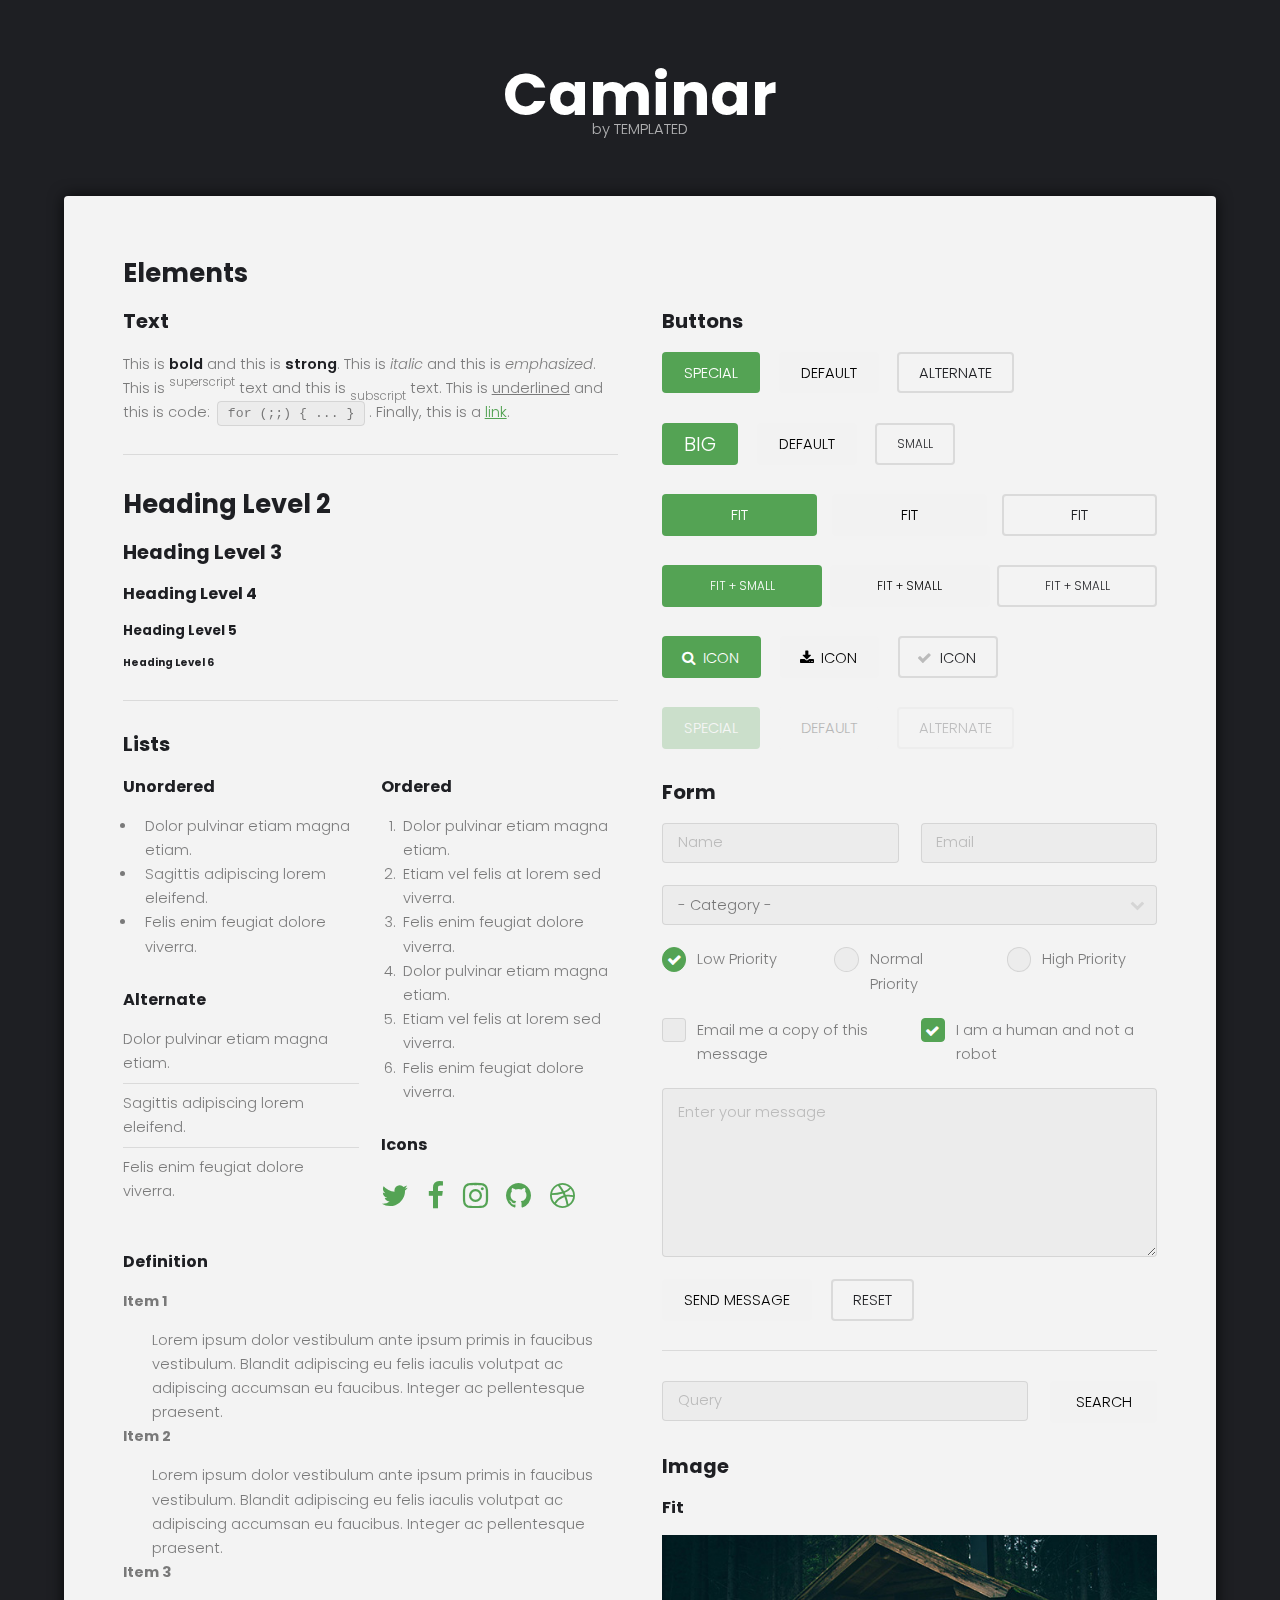
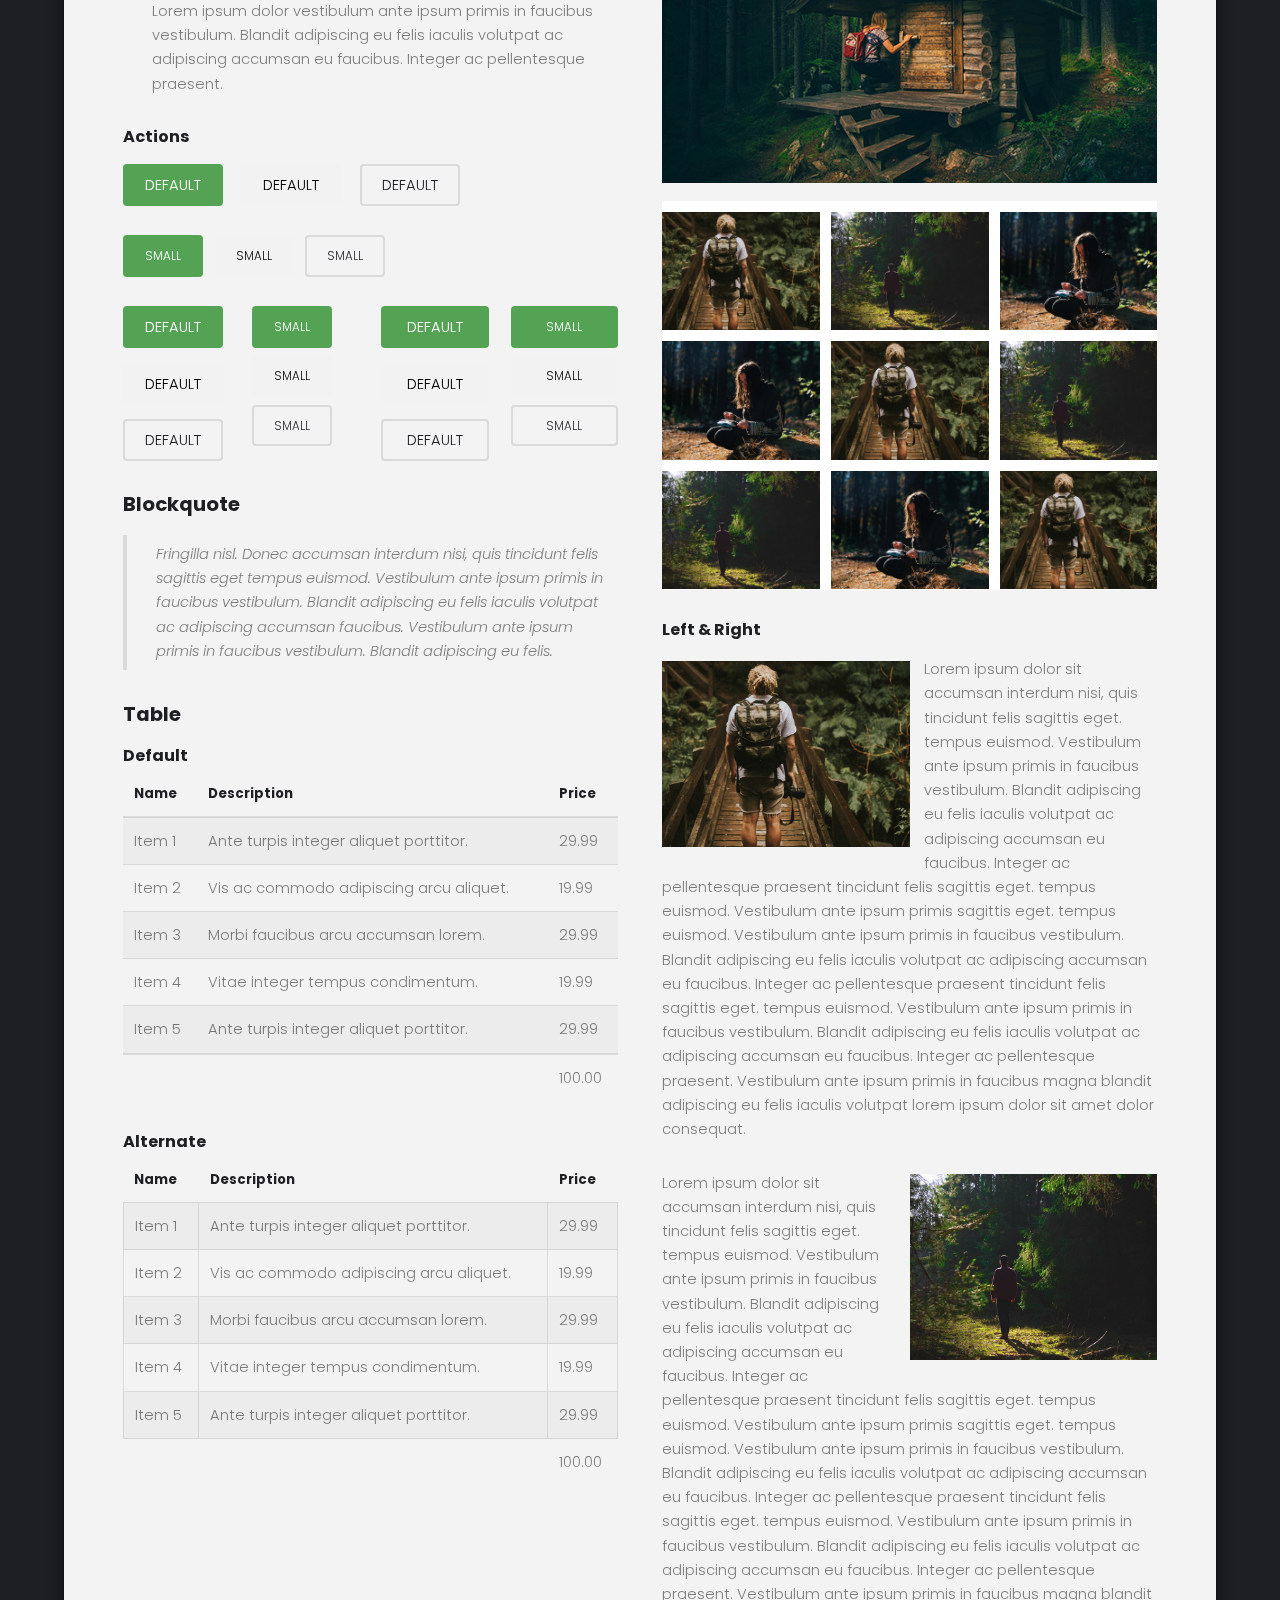
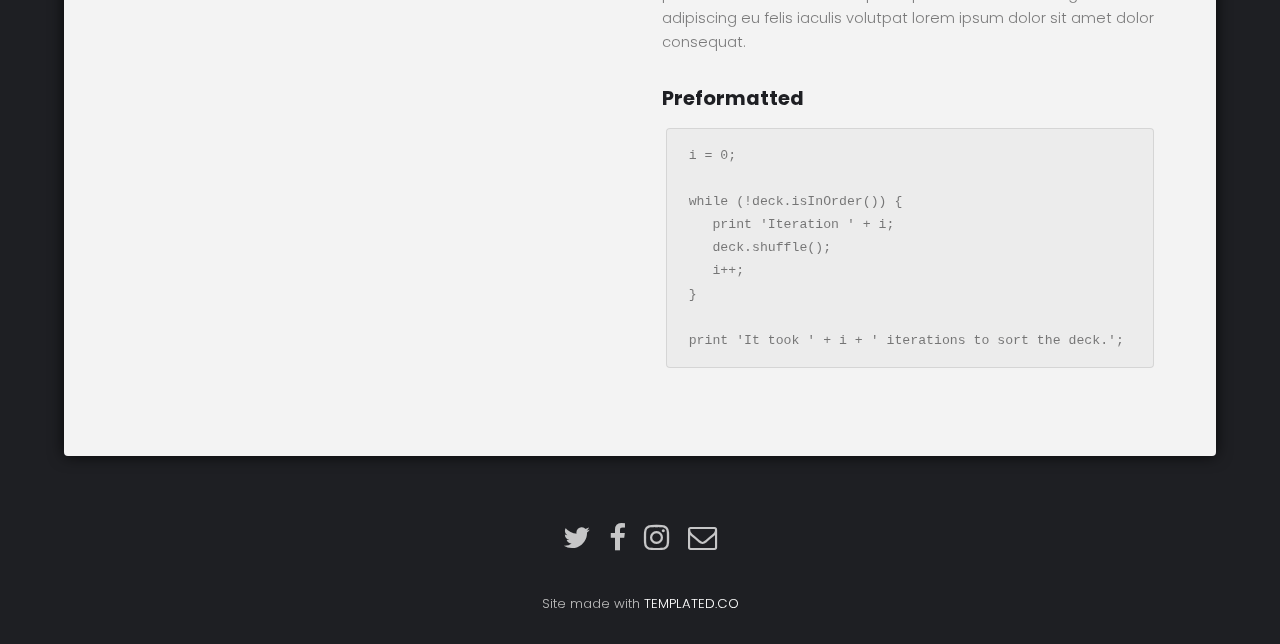
<file: elements.html>
<!DOCTYPE HTML>
<!--
	Caminar by TEMPLATED
	templated.co @templatedco
	Released for free under the Creative Commons Attribution 3.0 license (templated.co/license)
-->
<html>
	<head>
		<title>Caminar by TEMPLATED</title>
		<meta charset="utf-8" />
		<meta name="viewport" content="width=device-width, initial-scale=1" />
		<link rel="stylesheet" href="assets/css/main.css" />
	</head>
	<body>

		<!-- Header -->
			<header id="header">
				<div class="logo"><a href="#">Caminar <span>by TEMPLATED</span></a></div>
			</header>

		<!-- Main -->
			<section id="main">
				<div class="inner">
					<div class="wrapper style1">
						<div class="content">

							<!-- Elements -->
								<h2 id="elements">Elements</h2>
								<div class="row 200%">
									<div class="6u 12u$(medium)">

										<!-- Text stuff -->
											<h3>Text</h3>
											<p>This is <b>bold</b> and this is <strong>strong</strong>. This is <i>italic</i> and this is <em>emphasized</em>.
											This is <sup>superscript</sup> text and this is <sub>subscript</sub> text.
											This is <u>underlined</u> and this is code: <code>for (;;) { ... }</code>.
											Finally, this is a <a href="#">link</a>.</p>
											<hr />
											<h2>Heading Level 2</h2>
											<h3>Heading Level 3</h3>
											<h4>Heading Level 4</h4>
											<h5>Heading Level 5</h5>
											<h6>Heading Level 6</h6>
											<hr />

										<!-- Lists -->
											<h3>Lists</h3>
											<div class="row">
												<div class="6u 12u$(small)">

													<h4>Unordered</h4>
													<ul>
														<li>Dolor pulvinar etiam magna etiam.</li>
														<li>Sagittis adipiscing lorem eleifend.</li>
														<li>Felis enim feugiat dolore viverra.</li>
													</ul>

													<h4>Alternate</h4>
													<ul class="alt">
														<li>Dolor pulvinar etiam magna etiam.</li>
														<li>Sagittis adipiscing lorem eleifend.</li>
														<li>Felis enim feugiat dolore viverra.</li>
													</ul>

												</div>
												<div class="6u$ 12u$(small)">

													<h4>Ordered</h4>
													<ol>
														<li>Dolor pulvinar etiam magna etiam.</li>
														<li>Etiam vel felis at lorem sed viverra.</li>
														<li>Felis enim feugiat dolore viverra.</li>
														<li>Dolor pulvinar etiam magna etiam.</li>
														<li>Etiam vel felis at lorem sed viverra.</li>
														<li>Felis enim feugiat dolore viverra.</li>
													</ol>

													<h4>Icons</h4>
													<ul class="icons">
														<li><a href="#" class="icon fa-twitter"><span class="label">Twitter</span></a></li>
														<li><a href="#" class="icon fa-facebook"><span class="label">Facebook</span></a></li>
														<li><a href="#" class="icon fa-instagram"><span class="label">Instagram</span></a></li>
														<li><a href="#" class="icon fa-github"><span class="label">Github</span></a></li>
														<li><a href="#" class="icon fa-dribbble"><span class="label">Dribbble</span></a></li>
													</ul>

												</div>
											</div>
											<h4>Definition</h4>
											<dl>
												<dt>Item 1</dt>
												<dd>
													<p>Lorem ipsum dolor vestibulum ante ipsum primis in faucibus vestibulum. Blandit adipiscing eu felis iaculis volutpat ac adipiscing accumsan eu faucibus. Integer ac pellentesque praesent.</p>
												</dd>
												<dt>Item 2</dt>
												<dd>
													<p>Lorem ipsum dolor vestibulum ante ipsum primis in faucibus vestibulum. Blandit adipiscing eu felis iaculis volutpat ac adipiscing accumsan eu faucibus. Integer ac pellentesque praesent.</p>
												</dd>
												<dt>Item 3</dt>
												<dd>
													<p>Lorem ipsum dolor vestibulum ante ipsum primis in faucibus vestibulum. Blandit adipiscing eu felis iaculis volutpat ac adipiscing accumsan eu faucibus. Integer ac pellentesque praesent.</p>
												</dd>
											</dl>

											<h4>Actions</h4>
											<ul class="actions">
												<li><a href="#" class="button special">Default</a></li>
												<li><a href="#" class="button">Default</a></li>
												<li><a href="#" class="button alt">Default</a></li>
											</ul>
											<ul class="actions small">
												<li><a href="#" class="button special small">Small</a></li>
												<li><a href="#" class="button small">Small</a></li>
												<li><a href="#" class="button alt small">Small</a></li>
											</ul>
											<div class="row">
												<div class="3u 12u$(small)">
													<ul class="actions vertical">
														<li><a href="#" class="button special">Default</a></li>
														<li><a href="#" class="button">Default</a></li>
														<li><a href="#" class="button alt">Default</a></li>
													</ul>
												</div>
												<div class="3u 12u$(small)">
													<ul class="actions vertical small">
														<li><a href="#" class="button special small">Small</a></li>
														<li><a href="#" class="button small">Small</a></li>
														<li><a href="#" class="button alt small">Small</a></li>
													</ul>
												</div>
												<div class="3u 12u$(small)">
													<ul class="actions vertical">
														<li><a href="#" class="button special fit">Default</a></li>
														<li><a href="#" class="button fit">Default</a></li>
														<li><a href="#" class="button alt fit">Default</a></li>
													</ul>
												</div>
												<div class="3u$ 12u$(small)">
													<ul class="actions vertical small">
														<li><a href="#" class="button special small fit">Small</a></li>
														<li><a href="#" class="button small fit">Small</a></li>
														<li><a href="#" class="button alt small fit">Small</a></li>
													</ul>
												</div>
											</div>

										<!-- Blockquote -->
											<h3>Blockquote</h3>
											<blockquote>Fringilla nisl. Donec accumsan interdum nisi, quis tincidunt felis sagittis eget tempus euismod. Vestibulum ante ipsum primis in faucibus vestibulum. Blandit adipiscing eu felis iaculis volutpat ac adipiscing accumsan faucibus. Vestibulum ante ipsum primis in faucibus vestibulum. Blandit adipiscing eu felis.</blockquote>

										<!-- Table -->
											<h3>Table</h3>

											<h4>Default</h4>
											<div class="table-wrapper">
												<table>
													<thead>
														<tr>
															<th>Name</th>
															<th>Description</th>
															<th>Price</th>
														</tr>
													</thead>
													<tbody>
														<tr>
															<td>Item 1</td>
															<td>Ante turpis integer aliquet porttitor.</td>
															<td>29.99</td>
														</tr>
														<tr>
															<td>Item 2</td>
															<td>Vis ac commodo adipiscing arcu aliquet.</td>
															<td>19.99</td>
														</tr>
														<tr>
															<td>Item 3</td>
															<td> Morbi faucibus arcu accumsan lorem.</td>
															<td>29.99</td>
														</tr>
														<tr>
															<td>Item 4</td>
															<td>Vitae integer tempus condimentum.</td>
															<td>19.99</td>
														</tr>
														<tr>
															<td>Item 5</td>
															<td>Ante turpis integer aliquet porttitor.</td>
															<td>29.99</td>
														</tr>
													</tbody>
													<tfoot>
														<tr>
															<td colspan="2"></td>
															<td>100.00</td>
														</tr>
													</tfoot>
												</table>
											</div>

											<h4>Alternate</h4>
											<div class="table-wrapper">
												<table class="alt">
													<thead>
														<tr>
															<th>Name</th>
															<th>Description</th>
															<th>Price</th>
														</tr>
													</thead>
													<tbody>
														<tr>
															<td>Item 1</td>
															<td>Ante turpis integer aliquet porttitor.</td>
															<td>29.99</td>
														</tr>
														<tr>
															<td>Item 2</td>
															<td>Vis ac commodo adipiscing arcu aliquet.</td>
															<td>19.99</td>
														</tr>
														<tr>
															<td>Item 3</td>
															<td> Morbi faucibus arcu accumsan lorem.</td>
															<td>29.99</td>
														</tr>
														<tr>
															<td>Item 4</td>
															<td>Vitae integer tempus condimentum.</td>
															<td>19.99</td>
														</tr>
														<tr>
															<td>Item 5</td>
															<td>Ante turpis integer aliquet porttitor.</td>
															<td>29.99</td>
														</tr>
													</tbody>
													<tfoot>
														<tr>
															<td colspan="2"></td>
															<td>100.00</td>
														</tr>
													</tfoot>
												</table>
											</div>

									</div>
									<div class="6u$ 12u$(medium)">

										<!-- Buttons -->
											<h3>Buttons</h3>
											<ul class="actions">
												<li><a href="#" class="button special">Special</a></li>
												<li><a href="#" class="button">Default</a></li>
												<li><a href="#" class="button alt">Alternate</a></li>
											</ul>
											<ul class="actions">
												<li><a href="#" class="button special big">Big</a></li>
												<li><a href="#" class="button">Default</a></li>
												<li><a href="#" class="button alt small">Small</a></li>
											</ul>
											<ul class="actions fit">
												<li><a href="#" class="button special fit">Fit</a></li>
												<li><a href="#" class="button fit">Fit</a></li>
												<li><a href="#" class="button alt fit">Fit</a></li>
											</ul>
											<ul class="actions fit small">
												<li><a href="#" class="button special fit small">Fit + Small</a></li>
												<li><a href="#" class="button fit small">Fit + Small</a></li>
												<li><a href="#" class="button alt fit small">Fit + Small</a></li>
											</ul>
											<ul class="actions">
												<li><a href="#" class="button special icon fa-search">Icon</a></li>
												<li><a href="#" class="button icon fa-download">Icon</a></li>
												<li><a href="#" class="button alt icon fa-check">Icon</a></li>
											</ul>
											<ul class="actions">
												<li><span class="button special disabled">Special</span></li>
												<li><span class="button disabled">Default</span></li>
												<li><span class="button alt disabled">Alternate</span></li>
											</ul>

										<!-- Form -->
											<h3>Form</h3>

											<form method="post" action="#">
												<div class="row uniform">
													<div class="6u 12u$(xsmall)">
														<input type="text" name="name" id="name" value="" placeholder="Name" />
													</div>
													<div class="6u$ 12u$(xsmall)">
														<input type="email" name="email" id="email" value="" placeholder="Email" />
													</div>
													<!-- Break -->
													<div class="12u$">
														<div class="select-wrapper">
															<select name="category" id="category">
																<option value="">- Category -</option>
																<option value="1">Manufacturing</option>
																<option value="1">Shipping</option>
																<option value="1">Administration</option>
																<option value="1">Human Resources</option>
															</select>
														</div>
													</div>
													<!-- Break -->
													<div class="4u 12u$(small)">
														<input type="radio" id="priority-low" name="priority" checked>
														<label for="priority-low">Low Priority</label>
													</div>
													<div class="4u 12u$(small)">
														<input type="radio" id="priority-normal" name="priority">
														<label for="priority-normal">Normal Priority</label>
													</div>
													<div class="4u$ 12u$(small)">
														<input type="radio" id="priority-high" name="priority">
														<label for="priority-high">High Priority</label>
													</div>
													<!-- Break -->
													<div class="6u 12u$(small)">
														<input type="checkbox" id="copy" name="copy">
														<label for="copy">Email me a copy of this message</label>
													</div>
													<div class="6u$ 12u$(small)">
														<input type="checkbox" id="human" name="human" checked>
														<label for="human">I am a human and not a robot</label>
													</div>
													<!-- Break -->
													<div class="12u$">
														<textarea name="message" id="message" placeholder="Enter your message" rows="6"></textarea>
													</div>
													<!-- Break -->
													<div class="12u$">
														<ul class="actions">
															<li><input type="submit" value="Send Message" /></li>
															<li><input type="reset" value="Reset" class="alt" /></li>
														</ul>
													</div>
												</div>
											</form>

											<hr />

											<form method="post" action="#">
												<div class="row uniform">
													<div class="9u 12u$(small)">
														<input type="text" name="query" id="query" value="" placeholder="Query" />
													</div>
													<div class="3u$ 12u$(small)">
														<input type="submit" value="Search" class="fit" />
													</div>
												</div>
											</form>

										<!-- Image -->
											<h3>Image</h3>

											<h4>Fit</h4>
											<span class="image fit"><img src="images/pic01.jpg" alt="" /></span>
											<div class="box alt">
												<div class="row 50% uniform">
													<div class="4u"><span class="image fit"><img src="images/pic06.jpg" alt="" /></span></div>
													<div class="4u"><span class="image fit"><img src="images/pic07.jpg" alt="" /></span></div>
													<div class="4u$"><span class="image fit"><img src="images/pic08.jpg" alt="" /></span></div>
													<!-- Break -->
													<div class="4u"><span class="image fit"><img src="images/pic08.jpg" alt="" /></span></div>
													<div class="4u"><span class="image fit"><img src="images/pic06.jpg" alt="" /></span></div>
													<div class="4u$"><span class="image fit"><img src="images/pic07.jpg" alt="" /></span></div>
													<!-- Break -->
													<div class="4u"><span class="image fit"><img src="images/pic07.jpg" alt="" /></span></div>
													<div class="4u"><span class="image fit"><img src="images/pic08.jpg" alt="" /></span></div>
													<div class="4u$"><span class="image fit"><img src="images/pic06.jpg" alt="" /></span></div>
												</div>
											</div>

											<h4>Left &amp; Right</h4>
											<p><span class="image left"><img src="images/pic06.jpg" alt="" /></span>Lorem ipsum dolor sit accumsan interdum nisi, quis tincidunt felis sagittis eget. tempus euismod. Vestibulum ante ipsum primis in faucibus vestibulum. Blandit adipiscing eu felis iaculis volutpat ac adipiscing accumsan eu faucibus. Integer ac pellentesque praesent tincidunt felis sagittis eget. tempus euismod. Vestibulum ante ipsum primis sagittis eget. tempus euismod. Vestibulum ante ipsum primis in faucibus vestibulum. Blandit adipiscing eu felis iaculis volutpat ac adipiscing accumsan eu faucibus. Integer ac pellentesque praesent tincidunt felis sagittis eget. tempus euismod. Vestibulum ante ipsum primis in faucibus vestibulum. Blandit adipiscing eu felis iaculis volutpat ac adipiscing accumsan eu faucibus. Integer ac pellentesque praesent. Vestibulum ante ipsum primis in faucibus magna blandit adipiscing eu felis iaculis volutpat lorem ipsum dolor sit amet dolor consequat.</p>
											<p><span class="image right"><img src="images/pic07.jpg" alt="" /></span>Lorem ipsum dolor sit accumsan interdum nisi, quis tincidunt felis sagittis eget. tempus euismod. Vestibulum ante ipsum primis in faucibus vestibulum. Blandit adipiscing eu felis iaculis volutpat ac adipiscing accumsan eu faucibus. Integer ac pellentesque praesent tincidunt felis sagittis eget. tempus euismod. Vestibulum ante ipsum primis sagittis eget. tempus euismod. Vestibulum ante ipsum primis in faucibus vestibulum. Blandit adipiscing eu felis iaculis volutpat ac adipiscing accumsan eu faucibus. Integer ac pellentesque praesent tincidunt felis sagittis eget. tempus euismod. Vestibulum ante ipsum primis in faucibus vestibulum. Blandit adipiscing eu felis iaculis volutpat ac adipiscing accumsan eu faucibus. Integer ac pellentesque praesent. Vestibulum ante ipsum primis in faucibus magna blandit adipiscing eu felis iaculis volutpat lorem ipsum dolor sit amet dolor consequat.</p>

										<!-- Preformatted Code -->
											<h3>Preformatted</h3>
											<pre><code>i = 0;

while (!deck.isInOrder()) {
   print 'Iteration ' + i;
   deck.shuffle();
   i++;
}

print 'It took ' + i + ' iterations to sort the deck.';
</code></pre>

									</div>
								</div>
							</div>

						</div>
					</div>
			</section>

		<!-- Footer -->
			<footer id="footer">
				<div class="container">
					<ul class="icons">
						<li><a href="#" class="icon fa-twitter"><span class="label">Twitter</span></a></li>
						<li><a href="#" class="icon fa-facebook"><span class="label">Facebook</span></a></li>
						<li><a href="#" class="icon fa-instagram"><span class="label">Instagram</span></a></li>
						<li><a href="#" class="icon fa-envelope-o"><span class="label">Email</span></a></li>
					</ul>
				</div>
			</footer>

		<div class="copyright">
			Site made with <a href="https://templated.co/">TEMPLATED.CO</a>
		</div>

		<!-- Scripts -->
			<script src="assets/js/jquery.min.js"></script>
			<script src="assets/js/jquery.poptrox.min.js"></script>
			<script src="assets/js/skel.min.js"></script>
			<script src="assets/js/util.js"></script>
			<script src="assets/js/main.js"></script>

	</body>
</html>
</file>
<file: assets/css/main.css>
@import url(font-awesome.min.css);
@import url("https://fonts.googleapis.com/css?family=Poppins:300,400,500,600,700");

/*
	Caminar by TEMPLATED
	templated.co @templatedco
	Released for free under the Creative Commons Attribution 3.0 license (templated.co/license)
*/

/* Reset */

	html, body, div, span, applet, object, iframe, h1, h2, h3, h4, h5, h6, p, blockquote, pre, a, abbr, acronym, address, big, cite, code, del, dfn, em, img, ins, kbd, q, s, samp, small, strike, strong, sub, sup, tt, var, b, u, i, center, dl, dt, dd, ol, ul, li, fieldset, form, label, legend, table, caption, tbody, tfoot, thead, tr, th, td, article, aside, canvas, details, embed, figure, figcaption, footer, header, hgroup, menu, nav, output, ruby, section, summary, time, mark, audio, video {
		margin: 0;
		padding: 0;
		border: 0;
		font-size: 100%;
		font: inherit;
		vertical-align: baseline;
	}

	article, aside, details, figcaption, figure, footer, header, hgroup, menu, nav, section {
		display: block;
	}

	body {
		line-height: 1;
	}

	ol, ul {
		list-style: none;
	}

	blockquote, q {
		quotes: none;
	}

	blockquote:before, blockquote:after, q:before, q:after {
		content: '';
		content: none;
	}

	table {
		border-collapse: collapse;
		border-spacing: 0;
	}

	body {
		-webkit-text-size-adjust: none;
	}

/* Box Model */

	*, *:before, *:after {
		-moz-box-sizing: border-box;
		-webkit-box-sizing: border-box;
		box-sizing: border-box;
	}

/* Containers */

	.container {
		margin-left: auto;
		margin-right: auto;
	}

	.container.\31 25\25 {
		width: 100%;
		max-width: 100rem;
		min-width: 80rem;
	}

	.container.\37 5\25 {
		width: 60rem;
	}

	.container.\35 0\25 {
		width: 40rem;
	}

	.container.\32 5\25 {
		width: 20rem;
	}

	.container {
		width: 80rem;
	}

	@media screen and (max-width: 1680px) {

		.container.\31 25\25 {
			width: 100%;
			max-width: 100rem;
			min-width: 80rem;
		}

		.container.\37 5\25 {
			width: 60rem;
		}

		.container.\35 0\25 {
			width: 40rem;
		}

		.container.\32 5\25 {
			width: 20rem;
		}

		.container {
			width: 80rem;
		}

	}

	@media screen and (max-width: 1280px) {

		.container.\31 25\25 {
			width: 100%;
			max-width: 81.25rem;
			min-width: 65rem;
		}

		.container.\37 5\25 {
			width: 48.75rem;
		}

		.container.\35 0\25 {
			width: 32.5rem;
		}

		.container.\32 5\25 {
			width: 16.25rem;
		}

		.container {
			width: 65rem;
		}

	}

	@media screen and (max-width: 980px) {

		.container.\31 25\25 {
			width: 100%;
			max-width: 112.5%;
			min-width: 90%;
		}

		.container.\37 5\25 {
			width: 67.5%;
		}

		.container.\35 0\25 {
			width: 45%;
		}

		.container.\32 5\25 {
			width: 22.5%;
		}

		.container {
			width: 90%;
		}

	}

	@media screen and (max-width: 736px) {

		.container.\31 25\25 {
			width: 100%;
			max-width: 112.5%;
			min-width: 90%;
		}

		.container.\37 5\25 {
			width: 67.5%;
		}

		.container.\35 0\25 {
			width: 45%;
		}
		}

		.container.\32 5\25 {
			width: 22.5%;
		}

		.container {
			width: 90% !important;
		}

	}

	@media screen and (max-width: 480px) {

		.container.\31 25\25 {
			width: 100%;
			max-width: 112.5%;
			min-width: 90%;
		}

		.container.\37 5\25 {
			width: 67.5%;
		}

		.container.\35 0\25 {
			width: 45%;
		}

		.container.\32 5\25 {
			width: 22.5%;
		}

		.container {
			width: 90% !important;
		}

	}

/* Grid */

	.row {
		border-bottom: solid 1px transparent;
		-moz-box-sizing: border-box;
		-webkit-box-sizing: border-box;
		box-sizing: border-box;
	}

	.row > * {
		float: left;
		-moz-box-sizing: border-box;
		-webkit-box-sizing: border-box;
		box-sizing: border-box;
	}

	.row:after, .row:before {
		content: '';
		display: block;
		clear: both;
		height: 0;
	}

	.row.uniform > * > :first-child {
		margin-top: 0;
	}

	.row.uniform > * > :last-child {
		margin-bottom: 0;
	}

	.row.\30 \25 > * {
		padding: 0 0 0 0rem;
	}

	.row.\30 \25 {
		margin: 0 0 -1px 0rem;
	}

	.row.uniform.\30 \25 > * {
		padding: 0rem 0 0 0rem;
	}

	.row.uniform.\30 \25 {
		margin: 0rem 0 -1px 0rem;
	}

	.row > * {
		padding: 0 0 0 2rem;
	}

	.row {
		margin: 0 0 -1px -2rem;
	}

	.row.uniform > * {
		padding: 2rem 0 0 2rem;
	}

	.row.uniform {
		margin: -2rem 0 -1px -2rem;
	}

	.row.\32 00\25 > * {
		padding: 0 0 0 4rem;
	}

	.row.\32 00\25 {
		margin: 0 0 -1px -4rem;
	}

	.row.uniform.\32 00\25 > * {
		padding: 4rem 0 0 4rem;
	}

	.row.uniform.\32 00\25 {
		margin: -4rem 0 -1px -4rem;
	}

	.row.\31 50\25 > * {
		padding: 0 0 0 3rem;
	}

	.row.\31 50\25 {
		margin: 0 0 -1px -3rem;
	}

	.row.uniform.\31 50\25 > * {
		padding: 3rem 0 0 3rem;
	}

	.row.uniform.\31 50\25 {
		margin: -3rem 0 -1px -3rem;
	}

	.row.\35 0\25 > * {
		padding: 0 0 0 1rem;
	}

	.row.\35 0\25 {
		margin: 0 0 -1px -1rem;
	}

	.row.uniform.\35 0\25 > * {
		padding: 1rem 0 0 1rem;
	}

	.row.uniform.\35 0\25 {
		margin: -1rem 0 -1px -1rem;
	}

	.row.\32 5\25 > * {
		padding: 0 0 0 0.5rem;
	}

	.row.\32 5\25 {
		margin: 0 0 -1px -0.5rem;
	}

	.row.uniform.\32 5\25 > * {
		padding: 0.5rem 0 0 0.5rem;
	}

	.row.uniform.\32 5\25 {
		margin: -0.5rem 0 -1px -0.5rem;
	}

	.\31 2u, .\31 2u\24 {
		width: 100%;
		clear: none;
		margin-left: 0;
	}

	.\31 1u, .\31 1u\24 {
		width: 91.6666666667%;
		clear: none;
		margin-left: 0;
	}

	.\31 0u, .\31 0u\24 {
		width: 83.3333333333%;
		clear: none;
		margin-left: 0;
	}

	.\39 u, .\39 u\24 {
		width: 75%;
		clear: none;
		margin-left: 0;
	}

	.\38 u, .\38 u\24 {
		width: 66.6666666667%;
		clear: none;
		margin-left: 0;
	}

	.\37 u, .\37 u\24 {
		width: 58.3333333333%;
		clear: none;
		margin-left: 0;
	}

	.\36 u, .\36 u\24 {
		width: 50%;
		clear: none;
		margin-left: 0;
	}

	.\35 u, .\35 u\24 {
		width: 41.6666666667%;
		clear: none;
		margin-left: 0;
	}

	.\34 u, .\34 u\24 {
		width: 33.3333333333%;
		clear: none;
		margin-left: 0;
	}

	.\33 u, .\33 u\24 {
		width: 25%;
		clear: none;
		margin-left: 0;
	}

	.\32 u, .\32 u\24 {
		width: 16.6666666667%;
		clear: none;
		margin-left: 0;
	}

	.\31 u, .\31 u\24 {
		width: 8.3333333333%;
		clear: none;
		margin-left: 0;
	}

	.\31 2u\24 + *,
	.\31 1u\24 + *,
	.\31 0u\24 + *,
	.\39 u\24 + *,
	.\38 u\24 + *,
	.\37 u\24 + *,
	.\36 u\24 + *,
	.\35 u\24 + *,
	.\34 u\24 + *,
	.\33 u\24 + *,
	.\32 u\24 + *,
	.\31 u\24 + * {
		clear: left;
	}

	.\-11u {
		margin-left: 91.66667%;
	}

	.\-10u {
		margin-left: 83.33333%;
	}

	.\-9u {
		margin-left: 75%;
	}

	.\-8u {
		margin-left: 66.66667%;
	}

	.\-7u {
		margin-left: 58.33333%;
	}

	.\-6u {
		margin-left: 50%;
	}

	.\-5u {
		margin-left: 41.66667%;
	}

	.\-4u {
		margin-left: 33.33333%;
	}

	.\-3u {
		margin-left: 25%;
	}

	.\-2u {
		margin-left: 16.66667%;
	}

	.\-1u {
		margin-left: 8.33333%;
	}

	@media screen and (max-width: 1680px) {

		.row > * {
			padding: 0 0 0 2rem;
		}

		.row {
			margin: 0 0 -1px -2rem;
		}

		.row.uniform > * {
			padding: 2rem 0 0 2rem;
		}

		.row.uniform {
			margin: -2rem 0 -1px -2rem;
		}

		.row.\32 00\25 > * {
			padding: 0 0 0 4rem;
		}

		.row.\32 00\25 {
			margin: 0 0 -1px -4rem;
		}

		.row.uniform.\32 00\25 > * {
			padding: 4rem 0 0 4rem;
		}

		.row.uniform.\32 00\25 {
			margin: -4rem 0 -1px -4rem;
		}

		.row.\31 50\25 > * {
			padding: 0 0 0 3rem;
		}

		.row.\31 50\25 {
			margin: 0 0 -1px -3rem;
		}

		.row.uniform.\31 50\25 > * {
			padding: 3rem 0 0 3rem;
		}

		.row.uniform.\31 50\25 {
			margin: -3rem 0 -1px -3rem;
		}

		.row.\35 0\25 > * {
			padding: 0 0 0 1rem;
		}

		.row.\35 0\25 {
			margin: 0 0 -1px -1rem;
		}

		.row.uniform.\35 0\25 > * {
			padding: 1rem 0 0 1rem;
		}

		.row.uniform.\35 0\25 {
			margin: -1rem 0 -1px -1rem;
		}

		.row.\32 5\25 > * {
			padding: 0 0 0 0.5rem;
		}

		.row.\32 5\25 {
			margin: 0 0 -1px -0.5rem;
		}

		.row.uniform.\32 5\25 > * {
			padding: 0.5rem 0 0 0.5rem;
		}

		.row.uniform.\32 5\25 {
			margin: -0.5rem 0 -1px -0.5rem;
		}

		.\31 2u\28xlarge\29, .\31 2u\24\28xlarge\29 {
			width: 100%;
			clear: none;
			margin-left: 0;
		}

		.\31 1u\28xlarge\29, .\31 1u\24\28xlarge\29 {
			width: 91.6666666667%;
			clear: none;
			margin-left: 0;
		}

		.\31 0u\28xlarge\29, .\31 0u\24\28xlarge\29 {
			width: 83.3333333333%;
			clear: none;
			margin-left: 0;
		}

		.\39 u\28xlarge\29, .\39 u\24\28xlarge\29 {
			width: 75%;
			clear: none;
			margin-left: 0;
		}

		.\38 u\28xlarge\29, .\38 u\24\28xlarge\29 {
			width: 66.6666666667%;
			clear: none;
			margin-left: 0;
		}

		.\37 u\28xlarge\29, .\37 u\24\28xlarge\29 {
			width: 58.3333333333%;
			clear: none;
			margin-left: 0;
		}

		.\36 u\28xlarge\29, .\36 u\24\28xlarge\29 {
			width: 50%;
			clear: none;
			margin-left: 0;
		}

		.\35 u\28xlarge\29, .\35 u\24\28xlarge\29 {
			width: 41.6666666667%;
			clear: none;
			margin-left: 0;
		}

		.\34 u\28xlarge\29, .\34 u\24\28xlarge\29 {
			width: 33.3333333333%;
			clear: none;
			margin-left: 0;
		}

		.\33 u\28xlarge\29, .\33 u\24\28xlarge\29 {
			width: 25%;
			clear: none;
			margin-left: 0;
		}

		.\32 u\28xlarge\29, .\32 u\24\28xlarge\29 {
			width: 16.6666666667%;
			clear: none;
			margin-left: 0;
		}

		.\31 u\28xlarge\29, .\31 u\24\28xlarge\29 {
			width: 8.3333333333%;
			clear: none;
			margin-left: 0;
		}

		.\31 2u\24\28xlarge\29 + *,
		.\31 1u\24\28xlarge\29 + *,
		.\31 0u\24\28xlarge\29 + *,
		.\39 u\24\28xlarge\29 + *,
		.\38 u\24\28xlarge\29 + *,
		.\37 u\24\28xlarge\29 + *,
		.\36 u\24\28xlarge\29 + *,
		.\35 u\24\28xlarge\29 + *,
		.\34 u\24\28xlarge\29 + *,
		.\33 u\24\28xlarge\29 + *,
		.\32 u\24\28xlarge\29 + *,
		.\31 u\24\28xlarge\29 + * {
			clear: left;
		}

		.\-11u\28xlarge\29 {
			margin-left: 91.66667%;
		}

		.\-10u\28xlarge\29 {
			margin-left: 83.33333%;
		}

		.\-9u\28xlarge\29 {
			margin-left: 75%;
		}

		.\-8u\28xlarge\29 {
			margin-left: 66.66667%;
		}

		.\-7u\28xlarge\29 {
			margin-left: 58.33333%;
		}

		.\-6u\28xlarge\29 {
			margin-left: 50%;
		}

		.\-5u\28xlarge\29 {
			margin-left: 41.66667%;
		}

		.\-4u\28xlarge\29 {
			margin-left: 33.33333%;
		}

		.\-3u\28xlarge\29 {
			margin-left: 25%;
		}

		.\-2u\28xlarge\29 {
			margin-left: 16.66667%;
		}

		.\-1u\28xlarge\29 {
			margin-left: 8.33333%;
		}

	}

	@media screen and (max-width: 1280px) {

		.row > * {
			padding: 0 0 0 1.5rem;
		}

		.row {
			margin: 0 0 -1px -1.5rem;
		}

		.row.uniform > * {
			padding: 1.5rem 0 0 1.5rem;
		}

		.row.uniform {
			margin: -1.5rem 0 -1px -1.5rem;
		}

		.row.\32 00\25 > * {
			padding: 0 0 0 3rem;
		}

		.row.\32 00\25 {
			margin: 0 0 -1px -3rem;
		}

		.row.uniform.\32 00\25 > * {
			padding: 3rem 0 0 3rem;
		}

		.row.uniform.\32 00\25 {
			margin: -3rem 0 -1px -3rem;
		}

		.row.\31 50\25 > * {
			padding: 0 0 0 2.25rem;
		}

		.row.\31 50\25 {
			margin: 0 0 -1px -2.25rem;
		}

		.row.uniform.\31 50\25 > * {
			padding: 2.25rem 0 0 2.25rem;
		}

		.row.uniform.\31 50\25 {
			margin: -2.25rem 0 -1px -2.25rem;
		}

		.row.\35 0\25 > * {
			padding: 0 0 0 0.75rem;
		}

		.row.\35 0\25 {
			margin: 0 0 -1px -0.75rem;
		}

		.row.uniform.\35 0\25 > * {
			padding: 0.75rem 0 0 0.75rem;
		}

		.row.uniform.\35 0\25 {
			margin: -0.75rem 0 -1px -0.75rem;
		}

		.row.\32 5\25 > * {
			padding: 0 0 0 0.375rem;
		}

		.row.\32 5\25 {
			margin: 0 0 -1px -0.375rem;
		}

		.row.uniform.\32 5\25 > * {
			padding: 0.375rem 0 0 0.375rem;
		}

		.row.uniform.\32 5\25 {
			margin: -0.375rem 0 -1px -0.375rem;
		}

		.\31 2u\28large\29, .\31 2u\24\28large\29 {
			width: 100%;
			clear: none;
			margin-left: 0;
		}

		.\31 1u\28large\29, .\31 1u\24\28large\29 {
			width: 91.6666666667%;
			clear: none;
			margin-left: 0;
		}

		.\31 0u\28large\29, .\31 0u\24\28large\29 {
			width: 83.3333333333%;
			clear: none;
			margin-left: 0;
		}

		.\39 u\28large\29, .\39 u\24\28large\29 {
			width: 75%;
			clear: none;
			margin-left: 0;
		}

		.\38 u\28large\29, .\38 u\24\28large\29 {
			width: 66.6666666667%;
			clear: none;
			margin-left: 0;
		}

		.\37 u\28large\29, .\37 u\24\28large\29 {
			width: 58.3333333333%;
			clear: none;
			margin-left: 0;
		}

		.\36 u\28large\29, .\36 u\24\28large\29 {
			width: 50%;
			clear: none;
			margin-left: 0;
		}

		.\35 u\28large\29, .\35 u\24\28large\29 {
			width: 41.6666666667%;
			clear: none;
			margin-left: 0;
		}

		.\34 u\28large\29, .\34 u\24\28large\29 {
			width: 33.3333333333%;
			clear: none;
			margin-left: 0;
		}

		.\33 u\28large\29, .\33 u\24\28large\29 {
			width: 25%;
			clear: none;
			margin-left: 0;
		}

		.\32 u\28large\29, .\32 u\24\28large\29 {
			width: 16.6666666667%;
			clear: none;
			margin-left: 0;
		}

		.\31 u\28large\29, .\31 u\24\28large\29 {
			width: 8.3333333333%;
			clear: none;
			margin-left: 0;
		}

		.\31 2u\24\28large\29 + *,
		.\31 1u\24\28large\29 + *,
		.\31 0u\24\28large\29 + *,
		.\39 u\24\28large\29 + *,
		.\38 u\24\28large\29 + *,
		.\37 u\24\28large\29 + *,
		.\36 u\24\28large\29 + *,
		.\35 u\24\28large\29 + *,
		.\34 u\24\28large\29 + *,
		.\33 u\24\28large\29 + *,
		.\32 u\24\28large\29 + *,
		.\31 u\24\28large\29 + * {
			clear: left;
		}

		.\-11u\28large\29 {
			margin-left: 91.66667%;
		}

		.\-10u\28large\29 {
			margin-left: 83.33333%;
		}

		.\-9u\28large\29 {
			margin-left: 75%;
		}

		.\-8u\28large\29 {
			margin-left: 66.66667%;
		}

		.\-7u\28large\29 {
			margin-left: 58.33333%;
		}

		.\-6u\28large\29 {
			margin-left: 50%;
		}

		.\-5u\28large\29 {
			margin-left: 41.66667%;
		}

		.\-4u\28large\29 {
			margin-left: 33.33333%;
		}

		.\-3u\28large\29 {
			margin-left: 25%;
		}

		.\-2u\28large\29 {
			margin-left: 16.66667%;
		}

		.\-1u\28large\29 {
			margin-left: 8.33333%;
		}

	}

	@media screen and (max-width: 980px) {

		.row > * {
			padding: 0 0 0 1.5rem;
		}

		.row {
			margin: 0 0 -1px -1.5rem;
		}

		.row.uniform > * {
			padding: 1.5rem 0 0 1.5rem;
		}

		.row.uniform {
			margin: -1.5rem 0 -1px -1.5rem;
		}

		.row.\32 00\25 > * {
			padding: 0 0 0 3rem;
		}

		.row.\32 00\25 {
			margin: 0 0 -1px -3rem;
		}

		.row.uniform.\32 00\25 > * {
			padding: 3rem 0 0 3rem;
		}

		.row.uniform.\32 00\25 {
			margin: -3rem 0 -1px -3rem;
		}

		.row.\31 50\25 > * {
			padding: 0 0 0 2.25rem;
		}

		.row.\31 50\25 {
			margin: 0 0 -1px -2.25rem;
		}

		.row.uniform.\31 50\25 > * {
			padding: 2.25rem 0 0 2.25rem;
		}

		.row.uniform.\31 50\25 {
			margin: -2.25rem 0 -1px -2.25rem;
		}

		.row.\35 0\25 > * {
			padding: 0 0 0 0.75rem;
		}

		.row.\35 0\25 {
			margin: 0 0 -1px -0.75rem;
		}

		.row.uniform.\35 0\25 > * {
			padding: 0.75rem 0 0 0.75rem;
		}

		.row.uniform.\35 0\25 {
			margin: -0.75rem 0 -1px -0.75rem;
		}

		.row.\32 5\25 > * {
			padding: 0 0 0 0.375rem;
		}

		.row.\32 5\25 {
			margin: 0 0 -1px -0.375rem;
		}

		.row.uniform.\32 5\25 > * {
			padding: 0.375rem 0 0 0.375rem;
		}

		.row.uniform.\32 5\25 {
			margin: -0.375rem 0 -1px -0.375rem;
		}

		.\31 2u\28medium\29, .\31 2u\24\28medium\29 {
			width: 100%;
			clear: none;
			margin-left: 0;
		}

		.\31 1u\28medium\29, .\31 1u\24\28medium\29 {
			width: 91.6666666667%;
			clear: none;
			margin-left: 0;
		}

		.\31 0u\28medium\29, .\31 0u\24\28medium\29 {
			width: 83.3333333333%;
			clear: none;
			margin-left: 0;
		}

		.\39 u\28medium\29, .\39 u\24\28medium\29 {
			width: 75%;
			clear: none;
			margin-left: 0;
		}

		.\38 u\28medium\29, .\38 u\24\28medium\29 {
			width: 66.6666666667%;
			clear: none;
			margin-left: 0;
		}

		.\37 u\28medium\29, .\37 u\24\28medium\29 {
			width: 58.3333333333%;
			clear: none;
			margin-left: 0;
		}

		.\36 u\28medium\29, .\36 u\24\28medium\29 {
			width: 50%;
			clear: none;
			margin-left: 0;
		}

		.\35 u\28medium\29, .\35 u\24\28medium\29 {
			width: 41.6666666667%;
			clear: none;
			margin-left: 0;
		}

		.\34 u\28medium\29, .\34 u\24\28medium\29 {
			width: 33.3333333333%;
			clear: none;
			margin-left: 0;
		}

		.\33 u\28medium\29, .\33 u\24\28medium\29 {
			width: 25%;
			clear: none;
			margin-left: 0;
		}

		.\32 u\28medium\29, .\32 u\24\28medium\29 {
			width: 16.6666666667%;
			clear: none;
			margin-left: 0;
		}

		.\31 u\28medium\29, .\31 u\24\28medium\29 {
			width: 8.3333333333%;
			clear: none;
			margin-left: 0;
		}

		.\31 2u\24\28medium\29 + *,
		.\31 1u\24\28medium\29 + *,
		.\31 0u\24\28medium\29 + *,
		.\39 u\24\28medium\29 + *,
		.\38 u\24\28medium\29 + *,
		.\37 u\24\28medium\29 + *,
		.\36 u\24\28medium\29 + *,
		.\35 u\24\28medium\29 + *,
		.\34 u\24\28medium\29 + *,
		.\33 u\24\28medium\29 + *,
		.\32 u\24\28medium\29 + *,
		.\31 u\24\28medium\29 + * {
			clear: left;
		}

		.\-11u\28medium\29 {
			margin-left: 91.66667%;
		}

		.\-10u\28medium\29 {
			margin-left: 83.33333%;
		}

		.\-9u\28medium\29 {
			margin-left: 75%;
		}

		.\-8u\28medium\29 {
			margin-left: 66.66667%;
		}

		.\-7u\28medium\29 {
			margin-left: 58.33333%;
		}

		.\-6u\28medium\29 {
			margin-left: 50%;
		}

		.\-5u\28medium\29 {
			margin-left: 41.66667%;
		}

		.\-4u\28medium\29 {
			margin-left: 33.33333%;
		}

		.\-3u\28medium\29 {
			margin-left: 25%;
		}

		.\-2u\28medium\29 {
			margin-left: 16.66667%;
		}

		.\-1u\28medium\29 {
			margin-left: 8.33333%;
		}

	}

	@media screen and (max-width: 736px) {

		.row > * {
			padding: 0 0 0 1.25rem;
		}

		.row {
			margin: 0 0 -1px -1.25rem;
		}

		.row.uniform > * {
			padding: 1.25rem 0 0 1.25rem;
		}

		.row.uniform {
			margin: -1.25rem 0 -1px -1.25rem;
		}

		.row.\32 00\25 > * {
			padding: 0 0 0 2.5rem;
		}

		.row.\32 00\25 {
			margin: 0 0 -1px -2.5rem;
		}

		.row.uniform.\32 00\25 > * {
			padding: 2.5rem 0 0 2.5rem;
		}

		.row.uniform.\32 00\25 {
			margin: -2.5rem 0 -1px -2.5rem;
		}

		.row.\31 50\25 > * {
			padding: 0 0 0 1.875rem;
		}

		.row.\31 50\25 {
			margin: 0 0 -1px -1.875rem;
		}

		.row.uniform.\31 50\25 > * {
			padding: 1.875rem 0 0 1.875rem;
		}

		.row.uniform.\31 50\25 {
			margin: -1.875rem 0 -1px -1.875rem;
		}

		.row.\35 0\25 > * {
			padding: 0 0 0 0.625rem;
		}

		.row.\35 0\25 {
			margin: 0 0 -1px -0.625rem;
		}

		.row.uniform.\35 0\25 > * {
			padding: 0.625rem 0 0 0.625rem;
		}

		.row.uniform.\35 0\25 {
			margin: -0.625rem 0 -1px -0.625rem;
		}

		.row.\32 5\25 > * {
			padding: 0 0 0 0.3125rem;
		}

		.row.\32 5\25 {
			margin: 0 0 -1px -0.3125rem;
		}

		.row.uniform.\32 5\25 > * {
			padding: 0.3125rem 0 0 0.3125rem;
		}

		.row.uniform.\32 5\25 {
			margin: -0.3125rem 0 -1px -0.3125rem;
		}

		.\31 2u\28small\29, .\31 2u\24\28small\29 {
			width: 100%;
			clear: none;
			margin-left: 0;
		}

		.\31 1u\28small\29, .\31 1u\24\28small\29 {
			width: 91.6666666667%;
			clear: none;
			margin-left: 0;
		}

		.\31 0u\28small\29, .\31 0u\24\28small\29 {
			width: 83.3333333333%;
			clear: none;
			margin-left: 0;
		}

		.\39 u\28small\29, .\39 u\24\28small\29 {
			width: 75%;
			clear: none;
			margin-left: 0;
		}

		.\38 u\28small\29, .\38 u\24\28small\29 {
			width: 66.6666666667%;
			clear: none;
			margin-left: 0;
		}

		.\37 u\28small\29, .\37 u\24\28small\29 {
			width: 58.3333333333%;
			clear: none;
			margin-left: 0;
		}

		.\36 u\28small\29, .\36 u\24\28small\29 {
			width: 50%;
			clear: none;
			margin-left: 0;
		}

		.\35 u\28small\29, .\35 u\24\28small\29 {
			width: 41.6666666667%;
			clear: none;
			margin-left: 0;
		}

		.\34 u\28small\29, .\34 u\24\28small\29 {
			width: 33.3333333333%;
			clear: none;
			margin-left: 0;
		}

		.\33 u\28small\29, .\33 u\24\28small\29 {
			width: 25%;
			clear: none;
			margin-left: 0;
		}

		.\32 u\28small\29, .\32 u\24\28small\29 {
			width: 16.6666666667%;
			clear: none;
			margin-left: 0;
		}

		.\31 u\28small\29, .\31 u\24\28small\29 {
			width: 8.3333333333%;
			clear: none;
			margin-left: 0;
		}

		.\31 2u\24\28small\29 + *,
		.\31 1u\24\28small\29 + *,
		.\31 0u\24\28small\29 + *,
		.\39 u\24\28small\29 + *,
		.\38 u\24\28small\29 + *,
		.\37 u\24\28small\29 + *,
		.\36 u\24\28small\29 + *,
		.\35 u\24\28small\29 + *,
		.\34 u\24\28small\29 + *,
		.\33 u\24\28small\29 + *,
		.\32 u\24\28small\29 + *,
		.\31 u\24\28small\29 + * {
			clear: left;
		}

		.\-11u\28small\29 {
			margin-left: 91.66667%;
		}

		.\-10u\28small\29 {
			margin-left: 83.33333%;
		}

		.\-9u\28small\29 {
			margin-left: 75%;
		}

		.\-8u\28small\29 {
			margin-left: 66.66667%;
		}

		.\-7u\28small\29 {
			margin-left: 58.33333%;
		}

		.\-6u\28small\29 {
			margin-left: 50%;
		}

		.\-5u\28small\29 {
			margin-left: 41.66667%;
		}

		.\-4u\28small\29 {
			margin-left: 33.33333%;
		}

		.\-3u\28small\29 {
			margin-left: 25%;
		}

		.\-2u\28small\29 {
			margin-left: 16.66667%;
		}

		.\-1u\28small\29 {
			margin-left: 8.33333%;
		}

	}

	@media screen and (max-width: 480px) {

		.row > * {
			padding: 0 0 0 1.25rem;
		}

		.row {
			margin: 0 0 -1px -1.25rem;
		}

		.row.uniform > * {
			padding: 1.25rem 0 0 1.25rem;
		}

		.row.uniform {
			margin: -1.25rem 0 -1px -1.25rem;
		}

		.row.\32 00\25 > * {
			padding: 0 0 0 2.5rem;
		}

		.row.\32 00\25 {
			margin: 0 0 -1px -2.5rem;
		}

		.row.uniform.\32 00\25 > * {
			padding: 2.5rem 0 0 2.5rem;
		}

		.row.uniform.\32 00\25 {
			margin: -2.5rem 0 -1px -2.5rem;
		}

		.row.\31 50\25 > * {
			padding: 0 0 0 1.875rem;
		}

		.row.\31 50\25 {
			margin: 0 0 -1px -1.875rem;
		}

		.row.uniform.\31 50\25 > * {
			padding: 1.875rem 0 0 1.875rem;
		}

		.row.uniform.\31 50\25 {
			margin: -1.875rem 0 -1px -1.875rem;
		}

		.row.\35 0\25 > * {
			padding: 0 0 0 0.625rem;
		}

		.row.\35 0\25 {
			margin: 0 0 -1px -0.625rem;
		}

		.row.uniform.\35 0\25 > * {
			padding: 0.625rem 0 0 0.625rem;
		}

		.row.uniform.\35 0\25 {
			margin: -0.625rem 0 -1px -0.625rem;
		}

		.row.\32 5\25 > * {
			padding: 0 0 0 0.3125rem;
		}

		.row.\32 5\25 {
			margin: 0 0 -1px -0.3125rem;
		}

		.row.uniform.\32 5\25 > * {
			padding: 0.3125rem 0 0 0.3125rem;
		}

		.row.uniform.\32 5\25 {
			margin: -0.3125rem 0 -1px -0.3125rem;
		}

		.\31 2u\28xsmall\29, .\31 2u\24\28xsmall\29 {
			width: 100%;
			clear: none;
			margin-left: 0;
		}

		.\31 1u\28xsmall\29, .\31 1u\24\28xsmall\29 {
			width: 91.6666666667%;
			clear: none;
			margin-left: 0;
		}

		.\31 0u\28xsmall\29, .\31 0u\24\28xsmall\29 {
			width: 83.3333333333%;
			clear: none;
			margin-left: 0;
		}

		.\39 u\28xsmall\29, .\39 u\24\28xsmall\29 {
			width: 75%;
			clear: none;
			margin-left: 0;
		}

		.\38 u\28xsmall\29, .\38 u\24\28xsmall\29 {
			width: 66.6666666667%;
			clear: none;
			margin-left: 0;
		}

		.\37 u\28xsmall\29, .\37 u\24\28xsmall\29 {
			width: 58.3333333333%;
			clear: none;
			margin-left: 0;
		}

		.\36 u\28xsmall\29, .\36 u\24\28xsmall\29 {
			width: 50%;
			clear: none;
			margin-left: 0;
		}

		.\35 u\28xsmall\29, .\35 u\24\28xsmall\29 {
			width: 41.6666666667%;
			clear: none;
			margin-left: 0;
		}

		.\34 u\28xsmall\29, .\34 u\24\28xsmall\29 {
			width: 33.3333333333%;
			clear: none;
			margin-left: 0;
		}

		.\33 u\28xsmall\29, .\33 u\24\28xsmall\29 {
			width: 25%;
			clear: none;
			margin-left: 0;
		}

		.\32 u\28xsmall\29, .\32 u\24\28xsmall\29 {
			width: 16.6666666667%;
			clear: none;
			margin-left: 0;
		}

		.\31 u\28xsmall\29, .\31 u\24\28xsmall\29 {
			width: 8.3333333333%;
			clear: none;
			margin-left: 0;
		}

		.\31 2u\24\28xsmall\29 + *,
		.\31 1u\24\28xsmall\29 + *,
		.\31 0u\24\28xsmall\29 + *,
		.\39 u\24\28xsmall\29 + *,
		.\38 u\24\28xsmall\29 + *,
		.\37 u\24\28xsmall\29 + *,
		.\36 u\24\28xsmall\29 + *,
		.\35 u\24\28xsmall\29 + *,
		.\34 u\24\28xsmall\29 + *,
		.\33 u\24\28xsmall\29 + *,
		.\32 u\24\28xsmall\29 + *,
		.\31 u\24\28xsmall\29 + * {
			clear: left;
		}

		.\-11u\28xsmall\29 {
			margin-left: 91.66667%;
		}

		.\-10u\28xsmall\29 {
			margin-left: 83.33333%;
		}

		.\-9u\28xsmall\29 {
			margin-left: 75%;
		}

		.\-8u\28xsmall\29 {
			margin-left: 66.66667%;
		}

		.\-7u\28xsmall\29 {
			margin-left: 58.33333%;
		}

		.\-6u\28xsmall\29 {
			margin-left: 50%;
		}

		.\-5u\28xsmall\29 {
			margin-left: 41.66667%;
		}

		.\-4u\28xsmall\29 {
			margin-left: 33.33333%;
		}

		.\-3u\28xsmall\29 {
			margin-left: 25%;
		}

		.\-2u\28xsmall\29 {
			margin-left: 16.66667%;
		}

		.\-1u\28xsmall\29 {
			margin-left: 8.33333%;
		}

	}

/* Basic */

	@-ms-viewport {
		width: device-width;
	}

	body {
		-ms-overflow-style: scrollbar;
	}

	@media screen and (max-width: 480px) {

		html, body {
			min-width: 320px;
		}

	}

	body {
		background: #fff;
	}

		body.is-loading *, body.is-loading *:before, body.is-loading *:after {
			-moz-animation: none !important;
			-webkit-animation: none !important;
			-ms-animation: none !important;
			animation: none !important;
			-moz-transition: none !important;
			-webkit-transition: none !important;
			-ms-transition: none !important;
			transition: none !important;
		}

/* Type */

	html {
		font-size: 13pt;
	}

		@media screen and (max-width: 1680px) {

			html {
				font-size: 11pt;
			}

		}

		@media screen and (max-width: 1280px) {

			html {
				font-size: 11pt;
			}

		}

		@media screen and (max-width: 980px) {

			html {
				font-size: 12pt;
			}

		}

		@media screen and (max-width: 736px) {

			html {
				font-size: 12pt;
			}

		}

		@media screen and (max-width: 480px) {

			html {
				font-size: 12pt;
			}

		}

	body {
		background-color: #fff;
		color: rgba(0, 0, 0, 0.5);
	}

	body, input, select, textarea {
		font-family: "Poppins", sans-serif;
		font-weight: 300;
		font-size: 1rem;
		line-height: 1.65;
	}

	a {
		text-decoration: underline;
	}

		a:hover {
			text-decoration: none;
		}

	strong, b {
		font-weight: 600;
	}

	em, i {
		font-style: italic;
	}

	p {
		margin: 0 0 2rem 0;
	}

		p:last-child {
			margin: 0;
		}

		p.special {
			text-transform: uppercase;
			font-size: .75rem;
			font-weight: 300;
			margin: 0 0 .5rem 0;
			padding: 0 0 1rem 0;
			letter-spacing: .25rem;
		}

			p.special:after {
				content: '';
				position: absolute;
				margin: auto;
				right: 0;
				bottom: 0;
				left: 0;
				width: 50%;
				height: 1px;
				background-color: rgba(0, 0, 0, 0.125);
			}

	h1, h2, h3, h4, h5, h6 {
		font-weight: 700;
		line-height: 1.5;
		margin: 0 0 1rem 0;
	}

		h1 a, h2 a, h3 a, h4 a, h5 a, h6 a {
			color: inherit;
			text-decoration: none;
		}

	h2 {
		font-size: 1.75rem;
	}

	h3 {
		font-size: 1.35rem;
	}

	h4 {
		font-size: 1.1rem;
	}

	h5 {
		font-size: 0.9rem;
	}

	h6 {
		font-size: 0.7rem;
	}

	sub {
		font-size: 0.8rem;
		position: relative;
		top: 0.5rem;
	}

	sup {
		font-size: 0.8rem;
		position: relative;
		top: -0.5rem;
	}

	blockquote {
		border-left: solid 4px;
		font-style: italic;
		margin: 0 0 2rem 0;
		padding: 0.5rem 0 0.5rem 2rem;
	}

	code {
		border-radius: 4px;
		border: solid 1px;
		font-family: "Courier New", monospace;
		font-size: 0.9rem;
		margin: 0 0.25rem;
		padding: 0.25rem 0.65rem;
	}

	pre {
		-webkit-overflow-scrolling: touch;
		font-family: "Courier New", monospace;
		font-size: 0.9rem;
		margin: 0 0 2rem 0;
	}

		pre code {
			display: block;
			line-height: 1.75;
			padding: 1rem 1.5rem;
			overflow-x: auto;
		}

	hr {
		border: 0;
		border-bottom: solid 1px;
		margin: 2rem 0;
	}

		hr.major {
			margin: 3rem 0;
		}

	.align-left {
		text-align: left;
	}

	.align-center {
		text-align: center;
	}

	.align-right {
		text-align: right;
	}

	input, select, textarea {
		color: #1e1f23;
	}

	a {
		color: #54a354;
	}

	strong, b {
		color: #1e1f23;
	}

	h1, h2, h3, h4, h5, h6 {
		color: #1e1f23;
	}

	blockquote {
		border-left-color: rgba(144, 144, 144, 0.25);
	}

	code {
		background: rgba(144, 144, 144, 0.075);
		border-color: rgba(144, 144, 144, 0.25);
	}

	hr {
		border-bottom-color: rgba(144, 144, 144, 0.25);
	}

/* Box */

	.box {
		margin-bottom: 2rem;
		background: rgba(255, 255, 255, 0.95);
		border-radius: 4px;
	}

		.box .image.fit {
			margin: 0;
			border-radius: 0;
		}

			.box .image.fit img {
				border-radius: 0;
			}

		.box header {
			margin: 0 0 2rem 0;
		}

			.box header h2 {
				margin-bottom: 1rem;
				position: relative;
				padding-bottom: 1rem;
				font-weight: 700;
			}

				.box header h2:after {
					content: '';
					position: absolute;
					margin: auto;
					right: 0;
					bottom: 0;
					left: 0;
					width: 10%;
					height: 1px;
					background-color: rgba(0, 0, 0, 0.125);
				}

			.box header p {
				text-transform: uppercase;
				font-size: .75rem;
				font-weight: 300;
				margin: 1rem 0;
				padding: 0;
				letter-spacing: .25rem;
			}

		.box .content {
			padding: 3rem;
		}

		.box > :last-child,
		.box > :last-child > :last-child,
		.box > :last-child > :last-child > :last-child {
			margin-bottom: 0;
		}

		.box.alt {
			border: 0;
			border-radius: 0;
			padding: 0;
		}

		@media screen and (max-width: 736px) {

			.box .content {
				padding: 2rem;
			}

		}

	.box {
		border-color: rgba(144, 144, 144, 0.25);
	}

/* Button */

	input[type="submit"],
	input[type="reset"],
	input[type="button"],
	button,
	.button {
		-moz-appearance: none;
		-webkit-appearance: none;
		-ms-appearance: none;
		appearance: none;
		-moz-transition: background-color 0.2s ease-in-out, color 0.2s ease-in-out;
		-webkit-transition: background-color 0.2s ease-in-out, color 0.2s ease-in-out;
		-ms-transition: background-color 0.2s ease-in-out, color 0.2s ease-in-out;
		transition: background-color 0.2s ease-in-out, color 0.2s ease-in-out;
		border-radius: 4px;
		border: 0;
		cursor: pointer;
		display: inline-block;
		font-weight: 300;
		height: 2.85rem;
		line-height: 2.95rem;
		padding: 0 1.5rem;
		text-align: center;
		text-decoration: none;
		text-transform: uppercase;
		white-space: nowrap;
	}

		input[type="submit"].icon,
		input[type="reset"].icon,
		input[type="button"].icon,
		button.icon,
		.button.icon {
			padding-left: 1.35rem;
		}

			input[type="submit"].icon:before,
			input[type="reset"].icon:before,
			input[type="button"].icon:before,
			button.icon:before,
			.button.icon:before {
				margin-right: 0.5rem;
			}

		input[type="submit"].fit,
		input[type="reset"].fit,
		input[type="button"].fit,
		button.fit,
		.button.fit {
			display: block;
			margin: 0 0 1rem 0;
			width: 100%;
		}

		input[type="submit"].small,
		input[type="reset"].small,
		input[type="button"].small,
		button.small,
		.button.small {
			font-size: 0.8rem;
		}

		input[type="submit"].big,
		input[type="reset"].big,
		input[type="button"].big,
		button.big,
		.button.big {
			font-size: 1.35rem;
		}

		input[type="submit"].disabled, input[type="submit"]:disabled,
		input[type="reset"].disabled,
		input[type="reset"]:disabled,
		input[type="button"].disabled,
		input[type="button"]:disabled,
		button.disabled,
		button:disabled,
		.button.disabled,
		.button:disabled {
			-moz-pointer-events: none;
			-webkit-pointer-events: none;
			-ms-pointer-events: none;
			pointer-events: none;
			opacity: 0.25;
		}

		@media screen and (max-width: 480px) {

			input[type="submit"],
			input[type="reset"],
			input[type="button"],
			button,
			.button {
				padding: 0;
				width: 100%;
			}

		}

	input[type="submit"],
	input[type="reset"],
	input[type="button"],
	button,
	.button {
		background-color: #f2f2f2;
		color: #000 !important;
	}

		input[type="submit"]:hover,
		input[type="reset"]:hover,
		input[type="button"]:hover,
		button:hover,
		.button:hover {
			background-color: white;
		}

		input[type="submit"]:active,
		input[type="reset"]:active,
		input[type="button"]:active,
		button:active,
		.button:active {
			background-color: #e5e5e5;
		}

		input[type="submit"].alt,
		input[type="reset"].alt,
		input[type="button"].alt,
		button.alt,
		.button.alt {
			background-color: transparent;
			box-shadow: inset 0 0 0 2px rgba(144, 144, 144, 0.25);
			color: #1e1f23 !important;
		}

			input[type="submit"].alt:hover,
			input[type="reset"].alt:hover,
			input[type="button"].alt:hover,
			button.alt:hover,
			.button.alt:hover {
				background-color: rgba(144, 144, 144, 0.075);
			}

			input[type="submit"].alt:active,
			input[type="reset"].alt:active,
			input[type="button"].alt:active,
			button.alt:active,
			.button.alt:active {
				background-color: rgba(144, 144, 144, 0.2);
			}

			input[type="submit"].alt.icon:before,
			input[type="reset"].alt.icon:before,
			input[type="button"].alt.icon:before,
			button.alt.icon:before,
			.button.alt.icon:before {
				color: #bbb;
			}

		input[type="submit"].special,
		input[type="reset"].special,
		input[type="button"].special,
		button.special,
		.button.special {
			background-color: #54a354;
			color: #ffffff !important;
		}

			input[type="submit"].special:hover,
			input[type="reset"].special:hover,
			input[type="button"].special:hover,
			button.special:hover,
			.button.special:hover {
				background-color: #62ae62;
			}

			input[type="submit"].special:active,
			input[type="reset"].special:active,
			input[type="button"].special:active,
			button.special:active,
			.button.special:active {
				background-color: #4b924b;
			}

/* Form */

	form {
		margin: 0 0 2rem 0;
	}

	label {
		display: block;
		font-size: 0.9rem;
		font-weight: 700;
		margin: 0 0 1rem 0;
	}

	input[type="text"],
	input[type="password"],
	input[type="email"],
	select,
	textarea {
		-moz-appearance: none;
		-webkit-appearance: none;
		-ms-appearance: none;
		appearance: none;
		border-radius: 4px;
		border: none;
		border: solid 1px;
		color: inherit;
		display: block;
		outline: 0;
		padding: 0 1rem;
		text-decoration: none;
		width: 100%;
	}

		input[type="text"]:invalid,
		input[type="password"]:invalid,
		input[type="email"]:invalid,
		select:invalid,
		textarea:invalid {
			box-shadow: none;
		}

	.select-wrapper {
		text-decoration: none;
		display: block;
		position: relative;
	}

		.select-wrapper:before {
			-moz-osx-font-smoothing: grayscale;
			-webkit-font-smoothing: antialiased;
			font-family: FontAwesome;
			font-style: normal;
			font-weight: normal;
			text-transform: none !important;
		}

		.select-wrapper:before {
			content: '\f078';
			display: block;
			height: 2.75rem;
			line-height: 2.75rem;
			pointer-events: none;
			position: absolute;
			right: 0;
			text-align: center;
			top: 0;
			width: 2.75rem;
		}

		.select-wrapper select::-ms-expand {
			display: none;
		}

	input[type="text"],
	input[type="password"],
	input[type="email"],
	select {
		height: 2.75rem;
	}

	textarea {
		padding: 0.75rem 1rem;
	}

	input[type="checkbox"],
	input[type="radio"] {
		-moz-appearance: none;
		-webkit-appearance: none;
		-ms-appearance: none;
		appearance: none;
		display: block;
		float: left;
		margin-right: -2rem;
		opacity: 0;
		width: 1rem;
		z-index: -1;
	}

		input[type="checkbox"] + label,
		input[type="radio"] + label {
			text-decoration: none;
			cursor: pointer;
			display: inline-block;
			font-size: 1rem;
			font-weight: 300;
			padding-left: 2.4rem;
			padding-right: 0.75rem;
			position: relative;
		}

			input[type="checkbox"] + label:before,
			input[type="radio"] + label:before {
				-moz-osx-font-smoothing: grayscale;
				-webkit-font-smoothing: antialiased;
				font-family: FontAwesome;
				font-style: normal;
				font-weight: normal;
				text-transform: none !important;
			}

			input[type="checkbox"] + label:before,
			input[type="radio"] + label:before {
				border-radius: 4px;
				border: solid 1px;
				content: '';
				display: inline-block;
				height: 1.65rem;
				left: 0;
				line-height: 1.58125rem;
				position: absolute;
				text-align: center;
				top: 0;
				width: 1.65rem;
			}

		input[type="checkbox"]:checked + label:before,
		input[type="radio"]:checked + label:before {
			content: '\f00c';
		}

	input[type="checkbox"] + label:before {
		border-radius: 4px;
	}

	input[type="radio"] + label:before {
		border-radius: 100%;
	}

	::-webkit-input-placeholder {
		opacity: 1.0;
	}

	:-moz-placeholder {
		opacity: 1.0;
	}

	::-moz-placeholder {
		opacity: 1.0;
	}

	:-ms-input-placeholder {
		opacity: 1.0;
	}

	.formerize-placeholder {
		opacity: 1.0;
	}

	label {
		color: #1e1f23;
	}

	input[type="text"],
	input[type="password"],
	input[type="email"],
	select,
	textarea {
		background: rgba(144, 144, 144, 0.075);
		border-color: rgba(144, 144, 144, 0.25);
	}

		input[type="text"]:focus,
		input[type="password"]:focus,
		input[type="email"]:focus,
		select:focus,
		textarea:focus {
			border-color: #54a354;
			box-shadow: 0 0 0 1px #54a354;
		}

	.select-wrapper:before {
		color: rgba(144, 144, 144, 0.25);
	}

	input[type="checkbox"] + label,
	input[type="radio"] + label {
		color: rgba(0, 0, 0, 0.5);
	}

		input[type="checkbox"] + label:before,
		input[type="radio"] + label:before {
			background: rgba(144, 144, 144, 0.075);
			border-color: rgba(144, 144, 144, 0.25);
		}

	input[type="checkbox"]:checked + label:before,
	input[type="radio"]:checked + label:before {
		background-color: #54a354;
		border-color: #54a354;
		color: #ffffff;
	}

	input[type="checkbox"]:focus + label:before,
	input[type="radio"]:focus + label:before {
		border-color: #54a354;
		box-shadow: 0 0 0 1px #54a354;
	}

	::-webkit-input-placeholder {
		color: #bbb !important;
	}

	:-moz-placeholder {
		color: #bbb !important;
	}

	::-moz-placeholder {
		color: #bbb !important;
	}

	:-ms-input-placeholder {
		color: #bbb !important;
	}

	.formerize-placeholder {
		color: #bbb !important;
	}

/* Gallery */

	.gallery {
		width: 100%;
		margin: 0;
		display: -moz-flex;
		display: -webkit-flex;
		display: -ms-flex;
		display: flex;
		-moz-flex-wrap: wrap;
		-webkit-flex-wrap: wrap;
		-ms-flex-wrap: wrap;
		flex-wrap: wrap;
		-moz-align-items: stretch;
		-webkit-align-items: stretch;
		-ms-align-items: stretch;
		align-items: stretch;
	}

		.gallery .image.fit {
			margin: 0;
		}

		.gallery > * {
			-moz-flex-shrink: 1;
			-webkit-flex-shrink: 1;
			-ms-flex-shrink: 1;
			flex-shrink: 1;
			-moz-flex-grow: 0;
			-webkit-flex-grow: 0;
			-ms-flex-grow: 0;
			flex-grow: 0;
		}

		.gallery > * {
			width: 50%;
		}

		@media screen and (max-width: 980px) {

			.gallery > * {
				width: 100%;
			}

		}

/* Icon */

	.icon {
		text-decoration: none;
		border-bottom: none;
		position: relative;
	}

		.icon:before {
			-moz-osx-font-smoothing: grayscale;
			-webkit-font-smoothing: antialiased;
			font-family: FontAwesome;
			font-style: normal;
			font-weight: normal;
			text-transform: none !important;
		}

		.icon > .label {
			display: none;
		}

/* Image */

	.image {
		display: inline-block;
		position: relative;
	}

		.image.flush {
			margin: 0 !important;
		}

		.image img {
			display: block;
		}

		.image.left, .image.right {
			max-width: 50%;
		}

			.image.left img, .image.right img {
				width: 100%;
			}

		.image.left {
			float: left;
			margin: 0 1rem 1rem 0;
			top: 0.25rem;
		}

		.image.right {
			float: right;
			margin: 0 0 1rem 1rem;
			top: 0.25rem;
		}

		.image.fit {
			display: block;
			margin: 0 0 2rem 0;
			width: 100%;
		}

			.image.fit img {
				width: 100%;
			}

		.image.main {
			display: block;
			margin: 0 0 3rem 0;
			width: 100%;
		}

			.image.main img {
				width: 100%;
			}

/* List */

	ol {
		list-style: decimal;
		margin: 0 0 2rem 0;
		padding-left: 1.25rem;
	}

		ol li {
			padding-left: 0.25rem;
		}

	ul {
		list-style: disc;
		margin: 0 0 2rem 0;
		padding-left: 1rem;
	}

		ul li {
			padding-left: 0.5rem;
		}

		ul.alt {
			list-style: none;
			padding-left: 0;
		}

			ul.alt li {
				border-top: solid 1px;
				padding: 0.5rem 0;
			}

				ul.alt li:first-child {
					border-top: 0;
					padding-top: 0;
				}

		ul.icons {
			cursor: default;
			list-style: none;
			padding-left: 0;
		}

			ul.icons li {
				display: inline-block;
				padding: 0 1rem 0 0;
			}

				ul.icons li:last-child {
					padding-right: 0;
				}

				ul.icons li .icon:before {
					font-size: 2rem;
				}

		ul.actions {
			cursor: default;
			list-style: none;
			padding-left: 0;
		}

			ul.actions li {
				display: inline-block;
				padding: 0 1rem 0 0;
				vertical-align: middle;
			}

				ul.actions li:last-child {
					padding-right: 0;
				}

			ul.actions.small li {
				padding: 0 0.5rem 0 0;
			}

			ul.actions.vertical li {
				display: block;
				padding: 1rem 0 0 0;
			}

				ul.actions.vertical li:first-child {
					padding-top: 0;
				}

				ul.actions.vertical li > * {
					margin-bottom: 0;
				}

			ul.actions.vertical.small li {
				padding: 0.5rem 0 0 0;
			}

				ul.actions.vertical.small li:first-child {
					padding-top: 0;
				}

			ul.actions.fit {
				display: table;
				margin-left: -1rem;
				padding: 0;
				table-layout: fixed;
				width: calc(100% + 1rem);
			}

				ul.actions.fit li {
					display: table-cell;
					padding: 0 0 0 1rem;
				}

					ul.actions.fit li > * {
						margin-bottom: 0;
					}

				ul.actions.fit.small {
					margin-left: -0.5rem;
					width: calc(100% + 0.5rem);
				}

					ul.actions.fit.small li {
						padding: 0 0 0 0.5rem;
					}

			@media screen and (max-width: 480px) {

				ul.actions {
					margin: 0 0 2rem 0;
				}

					ul.actions li {
						padding: 1rem 0 0 0;
						display: block;
						text-align: center;
						width: 100%;
					}

						ul.actions li:first-child {
							padding-top: 0;
						}

						ul.actions li > * {
							width: 100%;
							margin: 0 !important;
						}

							ul.actions li > *.icon:before {
								margin-left: -2rem;
							}

					ul.actions.small li {
						padding: 0.5rem 0 0 0;
					}

						ul.actions.small li:first-child {
							padding-top: 0;
						}

			}

	dl {
		margin: 0 0 2rem 0;
	}

		dl dt {
			display: block;
			font-weight: 700;
			margin: 0 0 1rem 0;
		}

		dl dd {
			margin-left: 2rem;
		}

	ul.alt li {
		border-top-color: rgba(144, 144, 144, 0.25);
	}

/* Section/Article */

	section.special, article.special {
		text-align: center;
	}

	header p {
		position: relative;
		margin: 0 0 1.5rem 0;
	}

	header h2 + p {
		font-size: 1.25rem;
		margin-top: -1rem;
	}

	header h3 + p {
		font-size: 1.1rem;
		margin-top: -0.8rem;
	}

	header h4 + p,
	header h5 + p,
	header h6 + p {
		font-size: 0.9rem;
		margin-top: -0.6rem;
	}

	header p {
		color: #bbb;
	}

/*Spotlight */

	.spotlight {
		display: -moz-flex;
		display: -webkit-flex;
		display: -ms-flex;
		display: flex;
		-moz-flex-wrap: wrap;
		-webkit-flex-wrap: wrap;
		-ms-flex-wrap: wrap;
		flex-wrap: wrap;
		-moz-align-items: center;
		-webkit-align-items: center;
		-ms-align-items: center;
		align-items: center;
	}

		.spotlight > * {
			-moz-flex-shrink: 1;
			-webkit-flex-shrink: 1;
			-ms-flex-shrink: 1;
			flex-shrink: 1;
			-moz-flex-grow: 0;
			-webkit-flex-grow: 0;
			-ms-flex-grow: 0;
			flex-grow: 0;
		}

		.spotlight > * {
			width: 50%;
		}

		.spotlight p:last-child {
			margin: 0;
		}

		.spotlight .inner {
			padding: 6rem;
		}

		.spotlight .image {
			margin: 0;
		}

			.spotlight .image img {
				width: 100%;
			}

		.spotlight.alt {
			background: #1e1f23;
			color: rgba(255, 255, 255, 0.25);
			display: -moz-flex;
			display: -webkit-flex;
			display: -ms-flex;
			display: flex;
			-moz-flex-wrap: wrap;
			-webkit-flex-wrap: wrap;
			-ms-flex-wrap: wrap;
			flex-wrap: wrap;
			-moz-align-items: center;
			-webkit-align-items: center;
			-ms-align-items: center;
			align-items: center;
			text-align: right;
		}

			.spotlight.alt > * {
				-moz-flex-shrink: 1;
				-webkit-flex-shrink: 1;
				-ms-flex-shrink: 1;
				flex-shrink: 1;
				-moz-flex-grow: 0;
				-webkit-flex-grow: 0;
				-ms-flex-grow: 0;
				flex-grow: 0;
			}

			.spotlight.alt h3 {
				color: #FFF;
			}

			.spotlight.alt .image {
				-moz-order: 2;
				-webkit-order: 2;
				-ms-order: 2;
				order: 2;
			}

		@media screen and (max-width: 1280px) {

			.spotlight .inner {
				padding: 4rem;
			}

		}

		@media screen and (max-width: 980px) {

			.spotlight {
				display: -moz-flex;
				display: -webkit-flex;
				display: -ms-flex;
				display: flex;
				-moz-flex-wrap: wrap;
				-webkit-flex-wrap: wrap;
				-ms-flex-wrap: wrap;
				flex-wrap: wrap;
				-moz-align-items: center;
				-webkit-align-items: center;
				-ms-align-items: center;
				align-items: center;
				text-align: center;
			}

				.spotlight > * {
					-moz-flex-shrink: 1;
					-webkit-flex-shrink: 1;
					-ms-flex-shrink: 1;
					flex-shrink: 1;
					-moz-flex-grow: 0;
					-webkit-flex-grow: 0;
					-ms-flex-grow: 0;
					flex-grow: 0;
				}

				.spotlight > * {
					width: 100%;
				}

				.spotlight.alt {
					display: -moz-flex;
					display: -webkit-flex;
					display: -ms-flex;
					display: flex;
					-moz-flex-wrap: wrap;
					-webkit-flex-wrap: wrap;
					-ms-flex-wrap: wrap;
					flex-wrap: wrap;
					-moz-align-items: center;
					-webkit-align-items: center;
					-ms-align-items: center;
					align-items: center;
					text-align: center;
				}

					.spotlight.alt > * {
						-moz-flex-shrink: 1;
						-webkit-flex-shrink: 1;
						-ms-flex-shrink: 1;
						flex-shrink: 1;
						-moz-flex-grow: 0;
						-webkit-flex-grow: 0;
						-ms-flex-grow: 0;
						flex-grow: 0;
					}

					.spotlight.alt .image {
						-moz-order: 0;
						-webkit-order: 0;
						-ms-order: 0;
						order: 0;
					}

		}

		@media screen and (max-width: 736px) {

			.spotlight .inner {
				padding: 2rem;
			}

		}

/* Table */

	.table-wrapper {
		-webkit-overflow-scrolling: touch;
		overflow-x: auto;
	}

	table {
		margin: 0 0 2rem 0;
		width: 100%;
	}

		table tbody tr {
			border: solid 1px;
			border-left: 0;
			border-right: 0;
		}

		table td {
			padding: 0.75rem 0.75rem;
		}

		table th {
			font-size: 0.9rem;
			font-weight: 700;
			padding: 0 0.75rem 0.75rem 0.75rem;
			text-align: left;
		}

		table thead {
			border-bottom: solid 2px;
		}

		table tfoot {
			border-top: solid 2px;
		}

		table.alt {
			border-collapse: separate;
		}

			table.alt tbody tr td {
				border: solid 1px;
				border-left-width: 0;
				border-top-width: 0;
			}

				table.alt tbody tr td:first-child {
					border-left-width: 1px;
				}

			table.alt tbody tr:first-child td {
				border-top-width: 1px;
			}

			table.alt thead {
				border-bottom: 0;
			}

			table.alt tfoot {
				border-top: 0;
			}

	table tbody tr {
		border-color: rgba(144, 144, 144, 0.25);
	}

		table tbody tr:nth-child(2n + 1) {
			background-color: rgba(144, 144, 144, 0.075);
		}

	table th {
		color: #1e1f23;
	}

	table thead {
		border-bottom-color: rgba(144, 144, 144, 0.25);
	}

	table tfoot {
		border-top-color: rgba(144, 144, 144, 0.25);
	}

	table.alt tbody tr td {
		border-color: rgba(144, 144, 144, 0.25);
	}

/* Header */

	body {
		background-color: #1e1f23;
		padding-top: 8rem;
	}

		body.is-loading:after {
			visibility: hidden;
			opacity: 0;
		}

		body:after {
			-moz-pointer-events: none;
			-webkit-pointer-events: none;
			-ms-pointer-events: none;
			pointer-events: none;
			-moz-transition: opacity 1.5s ease-in-out, visibility 1.5s;
			-webkit-transition: opacity 1.5s ease-in-out, visibility 1.5s;
			-ms-transition: opacity 1.5s ease-in-out, visibility 1.5s;
			transition: opacity 1.5s ease-in-out, visibility 1.5s;
			content: '';
			background-image: url(https://digitalassets.tesla.com/tesla-contents/image/upload/f_auto,q_auto/Homepage-SolarPanels-01-Desktop);
			background-attachment: fixed;
			background-position: center;
			background-repeat: no-repeat;
			background-size: cover;
			position: fixed;
			display: block;
			top: 0;
			left: 0;
			height: 100%;
			width: 100%;
			z-index: -1;
			visibility: visible;
			opacity: 1;
		}

			@media screen and (max-width: 980px) {

				body:after {
					background-attachment: scroll;
					background-position: top;
					background-size: 100%;
				}

			}

	#header {
		color: #a6a6a6;
		cursor: default;
		position: relative;
		text-align: center;
		z-index: 10001;
	}

		#header > .logo {
			margin: 0 0 4rem 0;
			padding: 0;
		}

			#header > .logo a {
				font-size: 4rem;
				font-weight: 700;
				color: #FFF;
				text-decoration: none;
				line-height: 1rem;
			}

			#header > .logo span {
				font-weight: 300;
				font-size: 1rem;
				display: block;
				color: rgba(255, 255, 255, 0.65);
			}

	@media screen and (max-width: 1280px) {

		body {
			padding-top: 6rem;
			background-attachment: scroll;
			background-size: auto;
			background-position: top;
		}

	}

	@media screen and (max-width: 736px) {

		#header > .logo {
			margin: 0 0 2rem 0;
		}

			#header > .logo a {
				font-size: 3rem;
			}

	}

/* Main */

	#main > .inner {
		margin: 0 auto;
		width: 80rem;
		max-width: 90%;
		margin-bottom: 2rem;
		background: rgba(255, 255, 255, 0.95);
		-webkit-box-shadow: 0px 0px 15px 0px rgba(0, 0, 0, 0.75);
		-moz-box-shadow: 0px 0px 15px 0px rgba(0, 0, 0, 0.75);
		box-shadow: 0px 0px 15px 0px rgba(0, 0, 0, 0.75);
		border-radius: 4px;
	}

	@media screen and (max-width: 980px) {

		#main .image {
			width: 100%;
			min-width: 100%;
			float: none;
			margin: 0 0 2rem 0;
		}

			#main .image img {
				width: 100%;
			}

	}

	.wrapper > header {
		text-align: center;
		background: #FFF;
		padding: 2rem;
		margin: 0;
	}

		.wrapper > header h2 {
			position: relative;
			padding-bottom: .75rem;
		}

			.wrapper > header h2:after {
				content: '';
				position: absolute;
				margin: auto;
				right: 0;
				bottom: 0;
				left: 0;
				width: 10%;
				height: 1px;
				background-color: rgba(0, 0, 0, 0.125);
			}

		.wrapper > header p {
			text-transform: uppercase;
			font-weight: 300;
			font-size: .8rem;
			letter-spacing: .25rem;
			margin: 0;
		}

		.wrapper > header.special {
			padding: 4rem 2rem;
		}

			@media screen and (max-width: 980px) {

				.wrapper > header.special {
					padding: 3rem 2rem;
				}

			}

		@media screen and (max-width: 736px) {

			.wrapper > header {
				padding: 1.5rem;
			}

				.wrapper > header h2 {
					font-size: 1.5rem;
				}

					.wrapper > header h2:after {
						width: 50%;
					}

		}

	.wrapper.style1 .content {
		padding: 6rem;
	}

		@media screen and (max-width: 1280px) {

			.wrapper.style1 .content {
				padding: 4rem;
			}

		}

		@media screen and (max-width: 736px) {

			.wrapper.style1 .content {
				padding: 2rem;
			}

		}

	.wrapper.style2 {
		background: #1e1f23;
		padding: 6rem;
	}

		.wrapper.style2 header {
			background: #121315;
			border-radius: 4px 4px 0 0;
		}

			.wrapper.style2 header h2 {
				color: #FFF;
			}

				.wrapper.style2 header h2:after {
					background-color: rgba(255, 255, 255, 0.125);
				}

			.wrapper.style2 header p {
				color: rgba(255, 255, 255, 0.25);
			}

		@media screen and (max-width: 1280px) {

			.wrapper.style2 {
				padding: 4rem;
			}

		}

		@media screen and (max-width: 736px) {

			.wrapper.style2 {
				padding: 2rem;
			}

		}

/* Footer */

	#footer {
		padding: 2rem 0 0.1rem 0 ;
		text-align: center;
	}

		#footer a {
			color: rgba(255, 255, 255, 0.75);
			display: flex;
		}

			#footer a:hover {
				color: #FFF;
			}

		.copyright {
			color: #bbb;
			font-size: 0.9rem;
			margin: 0 0 2rem 0;
			padding: 0 1rem;
			text-align: center;
		}
		.copyright a{
			color: white;
			text-decoration: none;
		}

		@media screen and (max-width: 736px) {

			#footer {
				padding: 1rem 0 0.1rem 0 ;
			}

		}
</file>
